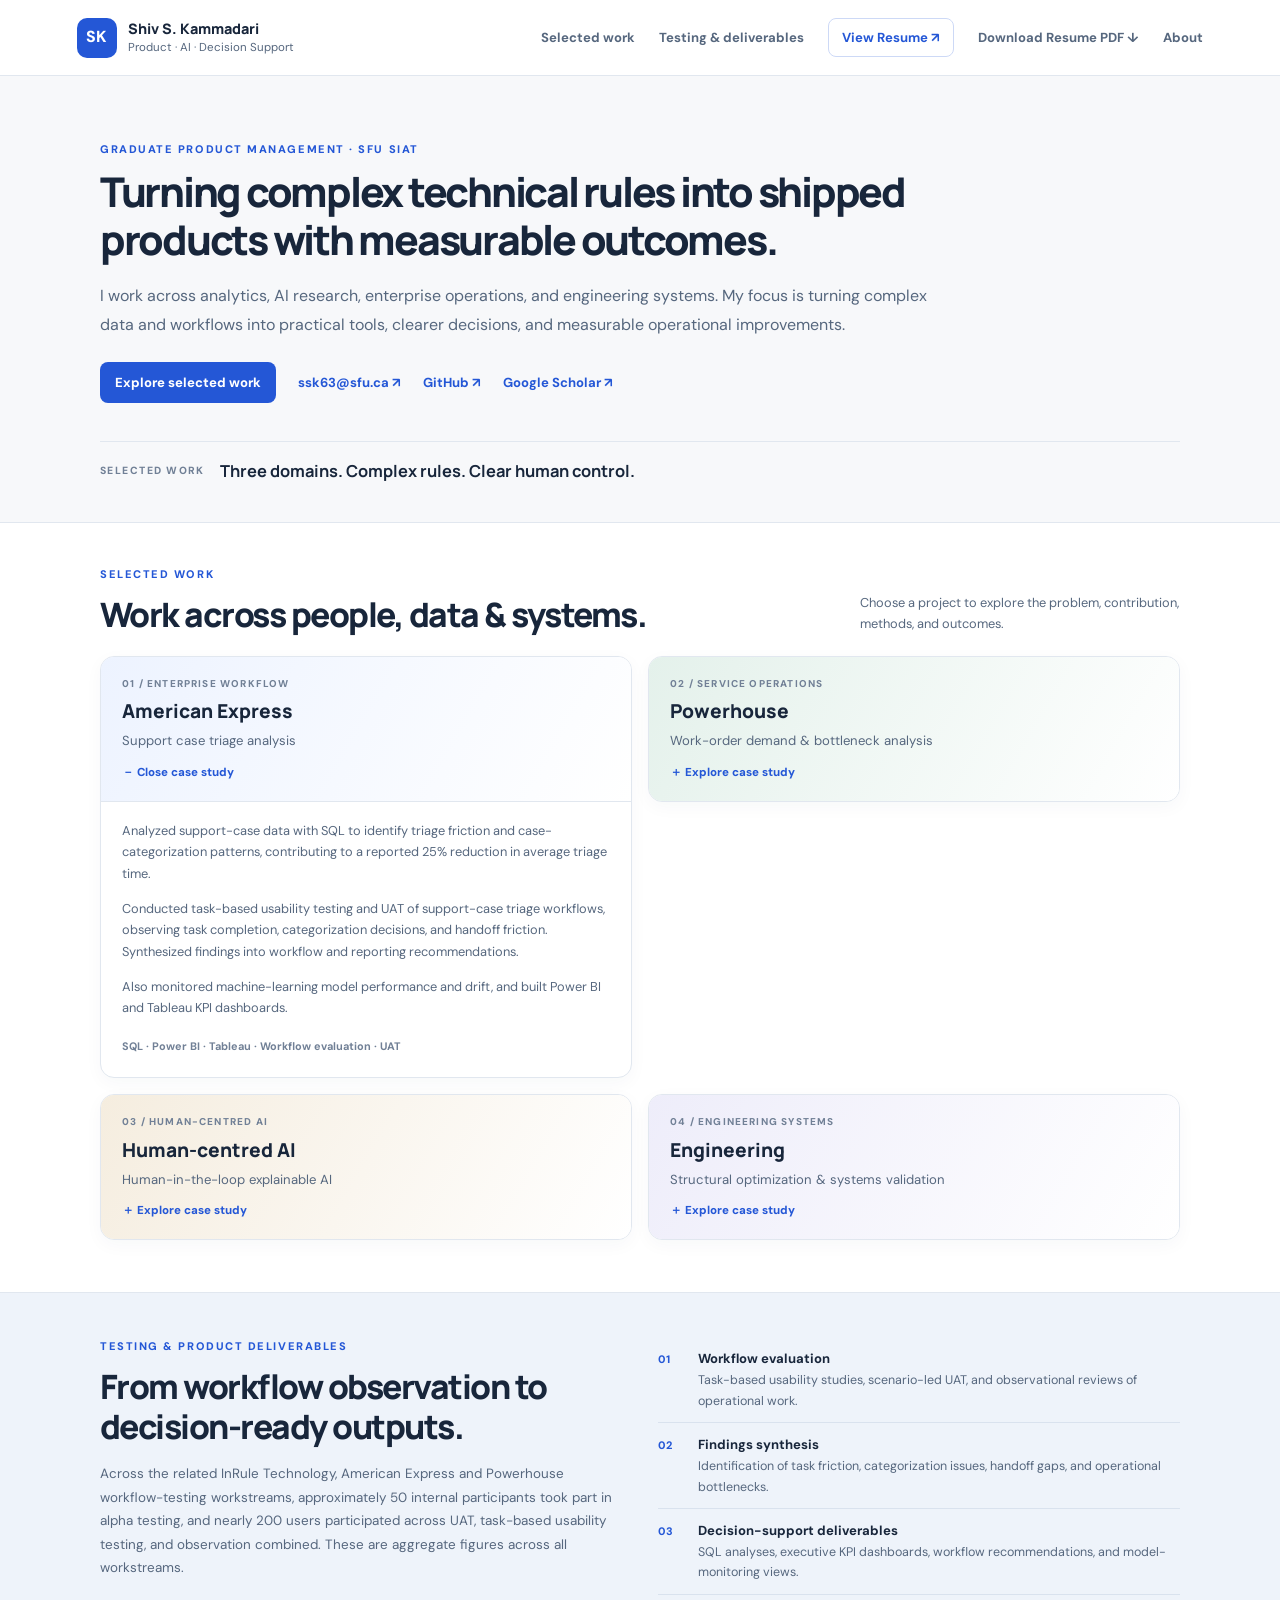
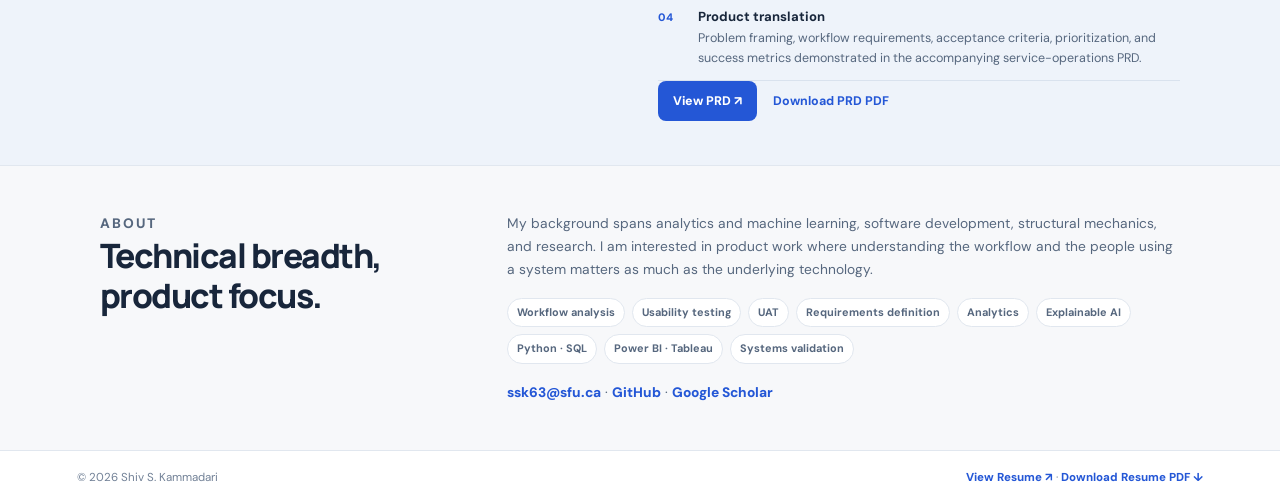
<file: index.html>
<!doctype html>
<html lang="en">
<head>
<meta charset="utf-8"><meta name="viewport" content="width=device-width,initial-scale=1"><meta name="theme-color" content="#f7f8fa">
<meta name="description" content="Shiv Kammadari — graduate product management, decision-support systems, applied AI, and operational workflow analytics.">
<title>Shiv S. Kammadari | Product, Analytics & Decision Support</title>
<link rel="preconnect" href="https://fonts.googleapis.com"><link rel="preconnect" href="https://fonts.gstatic.com" crossorigin>
<link href="https://fonts.googleapis.com/css2?family=DM+Sans:wght@400;500;600;700&family=Manrope:wght@500;600;700;800&display=swap" rel="stylesheet"><link rel="stylesheet" href="style.css">
<style>
.hero h1{font-size:clamp(1.9rem,3.2vw,2.65rem);max-width:820px;line-height:1.17}
.work-grid{display:grid;grid-template-columns:repeat(2,minmax(0,1fr));gap:16px;margin-top:22px}
.work-card{border:1px solid var(--line);border-radius:14px;background:#fff;overflow:hidden;align-self:start;box-shadow:0 5px 18px rgba(30,50,80,.035)}
.work-card summary{list-style:none;cursor:pointer;padding:19px 21px;display:flex;flex-direction:column;gap:6px;min-height:132px;background:linear-gradient(120deg,#edf3ff,#fff)}
.work-card:nth-child(2) summary{background:linear-gradient(120deg,#e4f1eb,#fff)}
.work-card:nth-child(3) summary{background:linear-gradient(120deg,#f5eddf,#fff)}
.work-card:nth-child(4) summary{background:linear-gradient(120deg,#eeedfa,#fff)}
.work-card summary::-webkit-details-marker{display:none}
.work-card summary:after{content:"＋ Explore case study";font-size:.72rem;font-weight:800;color:var(--blue);margin-top:5px}
.work-card[open] summary:after{content:"－ Close case study"}
.work-number{font-size:.62rem;letter-spacing:.12em;font-weight:800;color:var(--soft)}
.work-card summary strong{font:800 1.2rem Manrope;color:var(--ink)}
.work-card summary span:last-child{font-size:.82rem;color:var(--muted)}
.work-detail{padding:5px 21px 19px;border-top:1px solid var(--line)}
.work-detail p{font-size:.8rem;color:var(--muted);line-height:1.7}
.work-detail small{font-size:.68rem;color:var(--soft);font-weight:700}
@media(max-width:720px){.work-grid{grid-template-columns:1fr}.work-card summary{min-height:0}}
</style></head><body>
<header class="site-header">
<a class="identity" href="#top"><span class="monogram">SK</span><span><strong>Shiv S. Kammadari</strong><small>Product · AI · Decision Support</small></span></a>
<nav aria-label="Main navigation"><a href="#work">Selected work</a><a href="#practice">Testing & deliverables</a><a class="nav-button" href="resume.pdf" target="_blank" rel="noopener">View Resume ↗</a><a href="resume.pdf" download>Download Resume PDF ↓</a><a href="#about">About</a></nav>
</header>
<main id="top">
<section class="hero wrap">
<p class="eyebrow">Graduate product management · SFU SIAT</p>
<h1>Turning complex technical rules into shipped products with measurable outcomes.</h1>
<p class="intro">I work across analytics, AI research, enterprise operations, and engineering systems. My focus is turning complex data and workflows into practical tools, clearer decisions, and measurable operational improvements.</p>
<div class="hero-links"><a class="primary-button" href="#work">Explore selected work</a><a href="mailto:ssk63@sfu.ca">ssk63@sfu.ca ↗</a><a href="https://github.com/shivkammadari23" target="_blank" rel="noopener">GitHub ↗</a><a href="https://scholar.google.com/citations?hl=en&user=CRAJqL0AAAAJ" target="_blank" rel="noopener">Google Scholar ↗</a></div>
<div class="hero-subline"><span>SELECTED WORK</span><strong>Three domains. Complex rules. Clear human control.</strong></div>
</section>
<section class="work-section" id="work"><div class="wrap">
<div class="section-heading"><div><p class="eyebrow">Selected work</p><h2>Work across people, data & systems.</h2></div><p class="section-note">Choose a project to explore the problem, contribution, methods, and outcomes.</p></div>
<div class="work-grid">
<details class="work-card" open><summary><span class="work-number">01 / ENTERPRISE WORKFLOW</span><strong>American Express</strong><span>Support case triage analysis</span></summary><div class="work-detail"><p>Analyzed support-case data with SQL to identify triage friction and case-categorization patterns, contributing to a reported 25% reduction in average triage time.</p><p>Conducted task-based usability testing and UAT of support-case triage workflows, observing task completion, categorization decisions, and handoff friction. Synthesized findings into workflow and reporting recommendations.</p><p>Also monitored machine-learning model performance and drift, and built Power BI and Tableau KPI dashboards.</p><small>SQL · Power BI · Tableau · Workflow evaluation · UAT</small></div></details>
<details class="work-card"><summary><span class="work-number">02 / SERVICE OPERATIONS</span><strong>Powerhouse</strong><span>Work-order demand & bottleneck analysis</span></summary><div class="work-detail"><p>Analyzed historical work orders across 15+ U.S. states to identify bottlenecks and inform resource allocation; workflow analysis was associated with a reported 25% improvement in resource-allocation efficiency.</p><p>Conducted task-based usability studies, workflow-testing sessions, and observational reviews with operational users to assess work-order information and service-planning tasks. Synthesized friction points into workflow and reporting recommendations.</p><p>Improved reported forecast accuracy by 35% and reduced monthly reporting preparation time by 60%.</p><small>SQL · Excel · Forecasting · Usability studies · Observation</small></div></details>
<details class="work-card"><summary><span class="work-number">03 / HUMAN-CENTRED AI</span><strong>Human-centred AI</strong><span>Human-in-the-loop explainable AI</span></summary><div class="work-detail"><p>Studied domain shift and transferability in deep-learning medical-image analysis using NIH ChestX-ray14. Adapted a ResNet-based approach into IMPACT-Net.</p><p>Integrated Grad-CAM heatmaps to inspect image regions influencing model predictions and explore how visual evidence can support human review.</p><p><a href="https://github.com/shivkammadari23/Image-Classification-Deep-Learning-Researchstudy.git" target="_blank" rel="noopener">View research code ↗</a></p><small>ResNet · Grad-CAM · Medical image analysis</small></div></details>
<details class="work-card"><summary><span class="work-number">04 / ENGINEERING SYSTEMS</span><strong>Engineering</strong><span>Structural optimization & systems validation</span></summary><div class="work-detail"><p>Combined experimental vibration testing, modal analysis, and finite-element simulation to validate electrodynamic shaker behavior.</p><p>Earlier work developed a MATLAB genetic algorithm for structural weight optimization under engineering constraints.</p><p><a href="http://bth.diva-portal.org/smash/record.jsf?pid=diva2:1131591" target="_blank" rel="noopener">View thesis publication ↗</a></p><small>MATLAB · ANSYS · HyperWorks · FEA</small></div></details>
</div>
</div></section>
<section class="practice-section" id="practice"><div class="wrap practice-grid">
<div><p class="eyebrow">Testing & product deliverables</p><h2>From workflow observation to decision-ready outputs.</h2><p class="practice-intro">Across the related InRule Technology, American Express and Powerhouse workflow-testing workstreams, approximately 50 internal participants took part in alpha testing, and nearly 200 users participated across UAT, task-based usability testing, and observation combined. These are aggregate figures across all workstreams.</p></div>
<div class="deliverable-list"><div><span>01</span><p><strong>Workflow evaluation</strong><br>Task-based usability studies, scenario-led UAT, and observational reviews of operational work.</p></div><div><span>02</span><p><strong>Findings synthesis</strong><br>Identification of task friction, categorization issues, handoff gaps, and operational bottlenecks.</p></div><div><span>03</span><p><strong>Decision-support deliverables</strong><br>SQL analyses, executive KPI dashboards, workflow recommendations, and model-monitoring views.</p></div><div><span>04</span><p><strong>Product translation</strong><br>Problem framing, workflow requirements, acceptance criteria, prioritization, and success metrics demonstrated in the accompanying service-operations PRD.</p></div>
<p class="pdf-links"><a class="primary-button" href="service-ops-prd.pdf" target="_blank" rel="noopener">View PRD ↗</a><a href="service-ops-prd.pdf" download>Download PRD PDF</a></p></div>
</div></section>
<section class="about-section wrap" id="about"><div><p class="eyebrow">About</p><h2>Technical breadth, product focus.</h2></div><div><p>My background spans analytics and machine learning, software development, structural mechanics, and research. I am interested in product work where understanding the workflow and the people using a system matters as much as the underlying technology.</p><div class="skills"><span>Workflow analysis</span><span>Usability testing</span><span>UAT</span><span>Requirements definition</span><span>Analytics</span><span>Explainable AI</span><span>Python · SQL</span><span>Power BI · Tableau</span><span>Systems validation</span></div><p class="contact"><a href="mailto:ssk63@sfu.ca">ssk63@sfu.ca</a> · <a href="https://github.com/shivkammadari23" target="_blank" rel="noopener">GitHub</a> · <a href="https://scholar.google.com/citations?hl=en&user=CRAJqL0AAAAJ" target="_blank" rel="noopener">Google Scholar</a></p></div></section>
</main>
<footer><span>© 2026 Shiv S. Kammadari</span><span><a href="resume.pdf" target="_blank" rel="noopener">View Resume ↗</a> · <a href="resume.pdf" download>Download Resume PDF ↓</a></span></footer>
<script>
(() => {const tabs=[...document.querySelectorAll('.tab')],panels=[...document.querySelectorAll('.project-panel')];function activate(tab){const target=tab.dataset.panel;tabs.forEach(item=>{const selected=item===tab;item.classList.toggle('active',selected);item.setAttribute('aria-selected',String(selected));item.tabIndex=selected?0:-1});panels.forEach(panel=>{const selected=panel.id===target;panel.hidden=!selected;panel.classList.toggle('active',selected)})}tabs.forEach((tab,index)=>{tab.addEventListener('click',()=>activate(tab));tab.addEventListener('keydown',event=>{let next=index;if(event.key==='ArrowRight')next=(index+1)%tabs.length;else if(event.key==='ArrowLeft')next=(index-1+tabs.length)%tabs.length;else if(event.key==='Home')next=0;else if(event.key==='End')next=tabs.length-1;else return;event.preventDefault();tabs[next].focus();activate(tabs[next])})});tabs.forEach((tab,index)=>tab.tabIndex=index===0?0:-1)})();
</script></body></html>
</file>
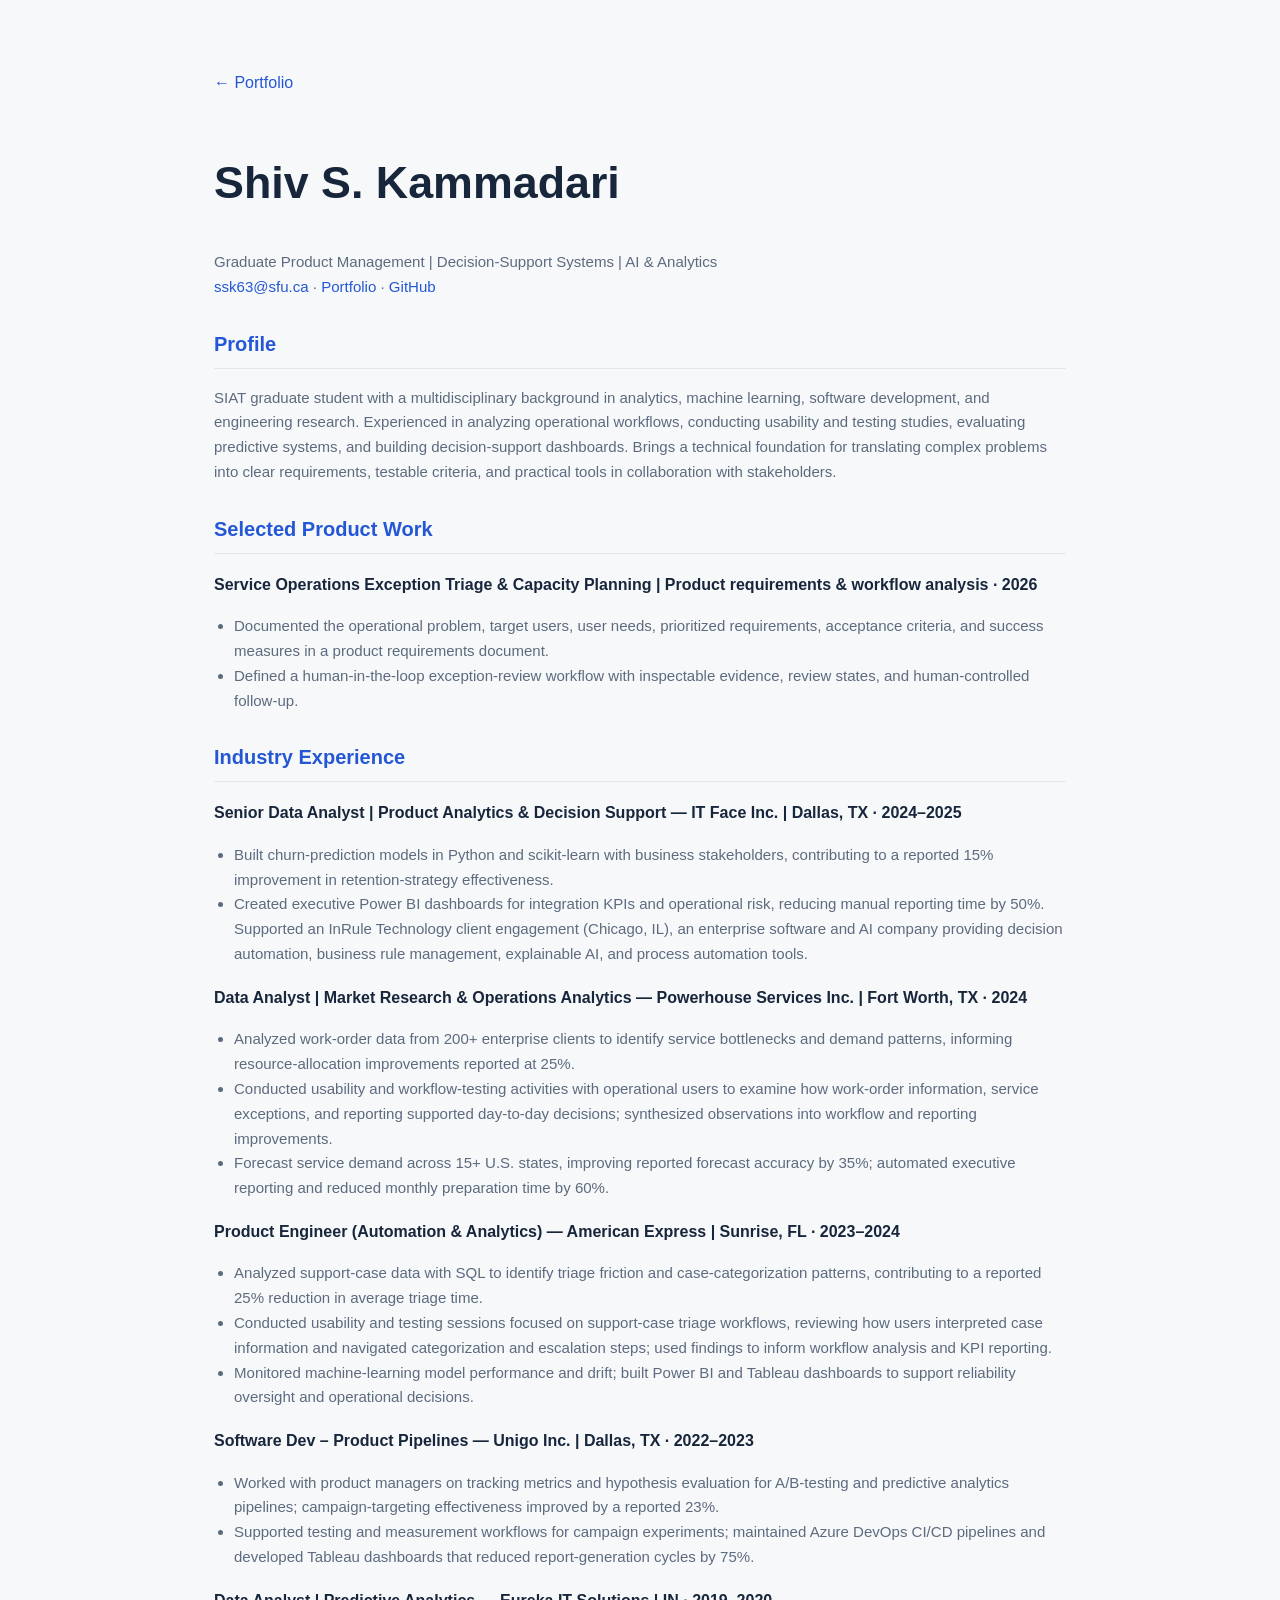
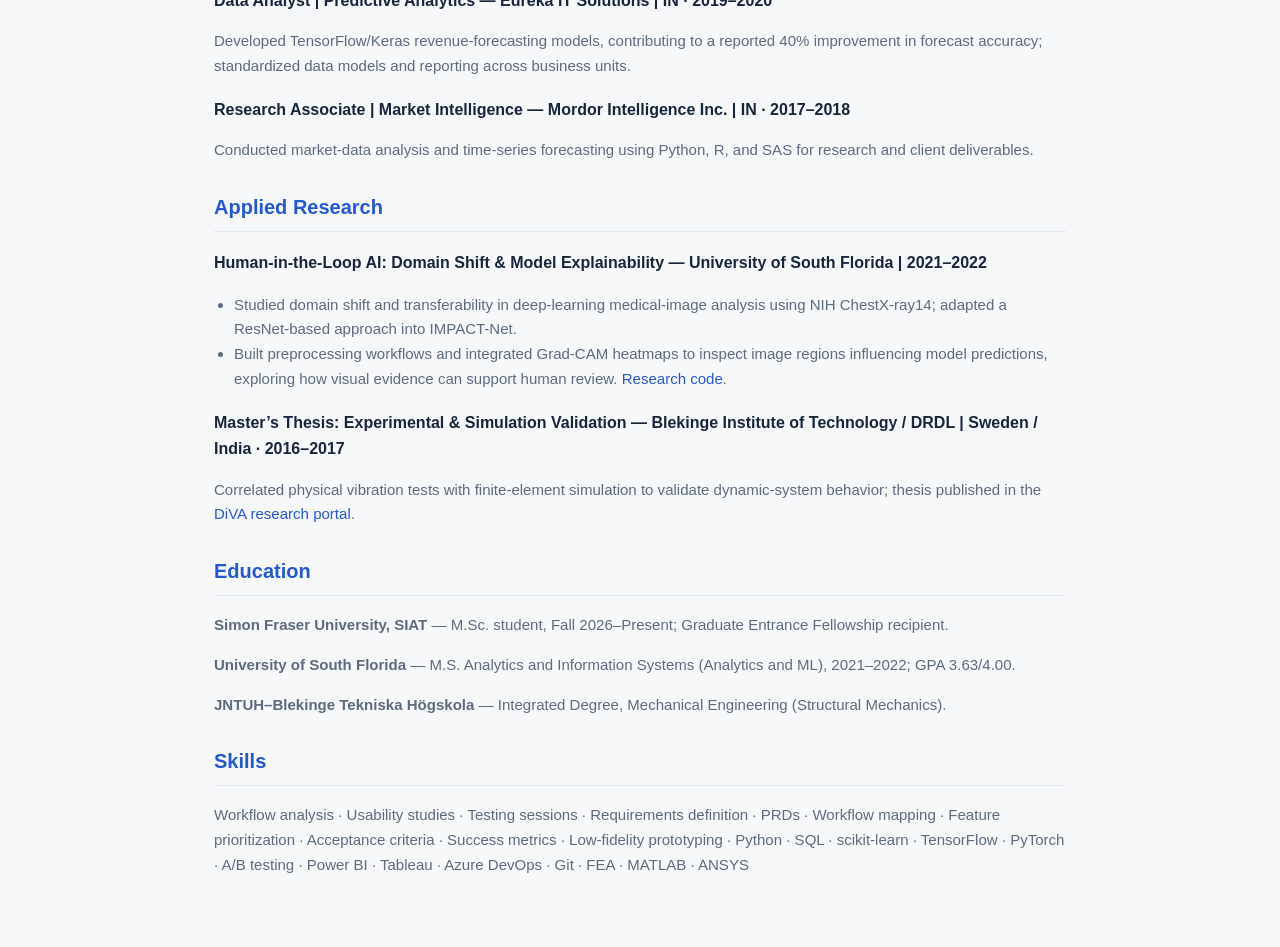
<file: resume.html>
<!doctype html>
<html lang="en"><head><meta charset="utf-8"><meta name="viewport" content="width=device-width,initial-scale=1"><title>Shiv S. Kammadari | Resume</title><link rel="stylesheet" href="style.css"><style>.resume{max-width:900px;margin:70px auto;padding:0 24px}.resume h1{font-size:2.8rem}.resume h2{font-size:1.25rem;color:#2457d6;border-bottom:1px solid #e3e8ee;padding-bottom:7px;margin-top:28px}.resume h3{font-size:1rem;margin:18px 0 4px}.resume p,.resume li{color:#5d6b7e;font-size:.94rem}.resume .meta{color:#5d6b7e}.resume ul{padding-left:20px}.back{display:inline-block;margin-bottom:20px;color:#2457d6}</style></head><body><main class="resume"><a class="back" href="index.html">← Portfolio</a><h1>Shiv S. Kammadari</h1><p class="meta">Graduate Product Management | Decision-Support Systems | AI &amp; Analytics<br><a href="mailto:ssk63@sfu.ca">ssk63@sfu.ca</a> · <a href="https://shivkammadari23.github.io/">Portfolio</a> · <a href="https://github.com/shivkammadari23">GitHub</a></p>
<h2>Profile</h2><p>SIAT graduate student with a multidisciplinary background in analytics, machine learning, software development, and engineering research. Experienced in analyzing operational workflows, conducting usability and testing studies, evaluating predictive systems, and building decision-support dashboards. Brings a technical foundation for translating complex problems into clear requirements, testable criteria, and practical tools in collaboration with stakeholders.</p>
<h2>Selected Product Work</h2><h3>Service Operations Exception Triage &amp; Capacity Planning | Product requirements &amp; workflow analysis · 2026</h3><ul><li>Documented the operational problem, target users, user needs, prioritized requirements, acceptance criteria, and success measures in a product requirements document.</li><li>Defined a human-in-the-loop exception-review workflow with inspectable evidence, review states, and human-controlled follow-up.</li></ul>
<h2>Industry Experience</h2>
<h3>Senior Data Analyst | Product Analytics &amp; Decision Support — IT Face Inc. | Dallas, TX · 2024–2025</h3><ul><li>Built churn-prediction models in Python and scikit-learn with business stakeholders, contributing to a reported 15% improvement in retention-strategy effectiveness.</li><li>Created executive Power BI dashboards for integration KPIs and operational risk, reducing manual reporting time by 50%. Supported an InRule Technology client engagement (Chicago, IL), an enterprise software and AI company providing decision automation, business rule management, explainable AI, and process automation tools.</li></ul>
<h3>Data Analyst | Market Research &amp; Operations Analytics — Powerhouse Services Inc. | Fort Worth, TX · 2024</h3><ul><li>Analyzed work-order data from 200+ enterprise clients to identify service bottlenecks and demand patterns, informing resource-allocation improvements reported at 25%.</li><li>Conducted usability and workflow-testing activities with operational users to examine how work-order information, service exceptions, and reporting supported day-to-day decisions; synthesized observations into workflow and reporting improvements.</li><li>Forecast service demand across 15+ U.S. states, improving reported forecast accuracy by 35%; automated executive reporting and reduced monthly preparation time by 60%.</li></ul>
<h3>Product Engineer (Automation &amp; Analytics) — American Express | Sunrise, FL · 2023–2024</h3><ul><li>Analyzed support-case data with SQL to identify triage friction and case-categorization patterns, contributing to a reported 25% reduction in average triage time.</li><li>Conducted usability and testing sessions focused on support-case triage workflows, reviewing how users interpreted case information and navigated categorization and escalation steps; used findings to inform workflow analysis and KPI reporting.</li><li>Monitored machine-learning model performance and drift; built Power BI and Tableau dashboards to support reliability oversight and operational decisions.</li></ul>
<h3>Software Dev – Product Pipelines — Unigo Inc. | Dallas, TX · 2022–2023</h3><ul><li>Worked with product managers on tracking metrics and hypothesis evaluation for A/B-testing and predictive analytics pipelines; campaign-targeting effectiveness improved by a reported 23%.</li><li>Supported testing and measurement workflows for campaign experiments; maintained Azure DevOps CI/CD pipelines and developed Tableau dashboards that reduced report-generation cycles by 75%.</li></ul>
<h3>Data Analyst | Predictive Analytics — Eureka IT Solutions | IN · 2019–2020</h3><p>Developed TensorFlow/Keras revenue-forecasting models, contributing to a reported 40% improvement in forecast accuracy; standardized data models and reporting across business units.</p>
<h3>Research Associate | Market Intelligence — Mordor Intelligence Inc. | IN · 2017–2018</h3><p>Conducted market-data analysis and time-series forecasting using Python, R, and SAS for research and client deliverables.</p>
<h2>Applied Research</h2><h3>Human-in-the-Loop AI: Domain Shift &amp; Model Explainability — University of South Florida | 2021–2022</h3><ul><li>Studied domain shift and transferability in deep-learning medical-image analysis using NIH ChestX-ray14; adapted a ResNet-based approach into IMPACT-Net.</li><li>Built preprocessing workflows and integrated Grad-CAM heatmaps to inspect image regions influencing model predictions, exploring how visual evidence can support human review. <a href="https://github.com/shivkammadari23/Image-Classification-Deep-Learning-Researchstudy">Research code</a>.</li></ul>
<h3>Master’s Thesis: Experimental &amp; Simulation Validation — Blekinge Institute of Technology / DRDL | Sweden / India · 2016–2017</h3><p>Correlated physical vibration tests with finite-element simulation to validate dynamic-system behavior; thesis published in the <a href="http://bth.diva-portal.org/smash/record.jsf?pid=diva2:1131591">DiVA research portal</a>.</p>
<h2>Education</h2><p><b>Simon Fraser University, SIAT</b> — M.Sc. student, Fall 2026–Present; Graduate Entrance Fellowship recipient.</p><p><b>University of South Florida</b> — M.S. Analytics and Information Systems (Analytics and ML), 2021–2022; GPA 3.63/4.00.</p><p><b>JNTUH–Blekinge Tekniska Högskola</b> — Integrated Degree, Mechanical Engineering (Structural Mechanics).</p>
<h2>Skills</h2><p>Workflow analysis · Usability studies · Testing sessions · Requirements definition · PRDs · Workflow mapping · Feature prioritization · Acceptance criteria · Success metrics · Low-fidelity prototyping · Python · SQL · scikit-learn · TensorFlow · PyTorch · A/B testing · Power BI · Tableau · Azure DevOps · Git · FEA · MATLAB · ANSYS</p></main></body></html>
</file>
<file: style.css>
:root{--ink:#18263b;--muted:#56677e;--soft:#718096;--paper:#f7f8fa;--white:#fff;--line:#e1e7ef;--blue:#2457d6;--blue-soft:#edf3ff;--shadow:0 16px 42px rgba(30,50,80,.08)}
*{box-sizing:border-box}html{scroll-behavior:smooth;scroll-padding-top:94px}body{margin:0;background:var(--paper);color:var(--ink);font-family:"DM Sans",sans-serif;line-height:1.65}a{color:var(--blue);text-decoration:none}a:hover{text-decoration:underline}.wrap{width:min(1080px,88%);margin-inline:auto}
.site-header{min-height:76px;padding:13px 6%;display:flex;align-items:center;justify-content:space-between;gap:24px;background:rgba(255,255,255,.96);border-bottom:1px solid var(--line);position:sticky;top:0;z-index:20;backdrop-filter:blur(14px)}.identity{display:flex;align-items:center;gap:11px;color:var(--ink)}.monogram{width:40px;height:40px;display:grid;place-items:center;border-radius:10px;background:var(--blue);color:#fff;font-weight:800}.identity strong,.identity small{display:block}.identity strong{font:800 .9rem Manrope,sans-serif}.identity small{font-size:.72rem;color:var(--muted)}nav{display:flex;align-items:center;gap:24px}nav a{font-size:.82rem;font-weight:700;color:var(--muted);white-space:nowrap}.nav-button{padding:8px 13px;border:1px solid #cdd9f6;border-radius:8px;color:var(--blue)}
.hero{padding:64px 0 40px}.eyebrow{margin:0 0 10px;color:var(--blue);font-size:.69rem;letter-spacing:.14em;text-transform:uppercase;font-weight:800}.hero h1{max-width:850px;margin:10px 0 18px;font:800 clamp(2rem,4.3vw,3.15rem)/1.13 Manrope,sans-serif;letter-spacing:-.055em}.intro{max-width:830px;margin:0;color:var(--muted);font-size:1rem;line-height:1.8}.hero-links{display:flex;align-items:center;gap:22px;flex-wrap:wrap;margin-top:22px;font-size:.82rem;font-weight:700}.primary-button{display:inline-flex;align-items:center;justify-content:center;background:var(--blue);color:white;padding:10px 15px;border-radius:8px;font-weight:800}.primary-button:hover{background:#1946b7;text-decoration:none}.hero-subline{display:flex;align-items:center;gap:15px;margin-top:38px;padding-top:17px;border-top:1px solid var(--line)}.hero-subline span{font-size:.65rem;letter-spacing:.14em;font-weight:800;color:var(--soft)}.hero-subline strong{font:700 1.03rem Manrope,sans-serif}
.work-section{padding:42px 0 52px;background:#fff;border-block:1px solid var(--line)}.section-heading{display:flex;align-items:end;justify-content:space-between;gap:24px;margin-bottom:20px}.section-heading h2,.practice-grid h2,.about-section h2{margin:0;font:800 clamp(1.55rem,3vw,2.1rem)/1.2 Manrope,sans-serif;letter-spacing:-.045em}.section-note{max-width:320px;margin:0;color:var(--muted);font-size:.8rem}
.tabs{display:flex;gap:8px;flex-wrap:wrap;margin:20px 0 14px}.tab{appearance:none;border:1px solid var(--line);border-radius:8px;padding:9px 14px;background:white;color:var(--muted);font:700 .79rem "DM Sans",sans-serif;cursor:pointer;transition:.15s}.tab:hover{border-color:#aabde8;color:var(--blue)}.tab.active,.tab[aria-selected=true]{background:var(--blue);border-color:var(--blue);color:white}.project-stage{min-height:300px}.project-panel{background:var(--paper);border:1px solid var(--line);border-radius:14px;padding:25px 28px;box-shadow:0 6px 22px rgba(30,50,80,.035)}.project-panel[hidden]{display:none}.panel-label{display:flex;align-items:center;justify-content:space-between;gap:12px;flex-wrap:wrap;color:var(--soft);font-size:.62rem;font-weight:800;letter-spacing:.1em}.tag{padding:5px 9px;background:var(--blue-soft);border-radius:100px;color:var(--blue);letter-spacing:.02em}.panel-grid{display:grid;grid-template-columns:minmax(0,1.7fr) minmax(180px,.8fr);gap:30px;align-items:center;margin-top:19px}.panel-grid h3{margin:0 0 10px;font:800 clamp(1.45rem,2.6vw,2rem)/1.18 Manrope,sans-serif;letter-spacing:-.04em}.panel-grid .lead{font-size:.98rem;color:var(--muted);max-width:700px}.panel-grid h4{margin:18px 0 5px;font-size:.7rem;text-transform:uppercase;letter-spacing:.08em}.panel-grid p:not(.tools){font-size:.83rem;color:var(--muted);line-height:1.75}.tools{margin:15px 0 0;color:var(--soft);font-size:.75rem;font-weight:700}.outcome-card{padding:20px;background:var(--white);border:1px solid var(--line);border-radius:12px;box-shadow:var(--shadow)}.outcome-card>span{display:block;color:var(--soft);font-size:.62rem;letter-spacing:.1em;font-weight:800}.outcome-card strong{display:block;margin-top:10px;color:var(--blue);font:800 2.2rem Manrope,sans-serif}.outcome-card p{margin:0 0 12px!important;font-size:.78rem!important}.outcome-card small{display:block;color:var(--soft);font-size:.66rem;line-height:1.55}.outcome-card .secondary-number{font-size:1.6rem;margin-top:5px}.outcome-card.soft{background:linear-gradient(145deg,#edf3ff,#f6fbf8)}.tab-hint{margin:10px 0 0;color:var(--soft);font-size:.7rem}
.practice-section{padding:44px 0;background:#eef3fa;border-bottom:1px solid var(--line)}.practice-grid{display:grid;grid-template-columns:1fr 1fr;gap:36px;align-items:start}.practice-grid h2{max-width:470px}.practice-intro{margin:16px 0 0;color:var(--muted);font-size:.84rem;line-height:1.75}.deliverable-list{display:grid;gap:0}.deliverable-list>div{display:grid;grid-template-columns:28px 1fr;gap:12px;padding:11px 0;border-bottom:1px solid #d9e2ee}.deliverable-list>div>span{color:var(--blue);font-size:.68rem;font-weight:800;padding-top:3px}.deliverable-list p{margin:0;color:var(--muted);font-size:.78rem}.deliverable-list strong{color:var(--ink);font-size:.82rem}.pdf-links{display:flex;align-items:center;gap:16px;margin:16px 0 0;font-size:.78rem;font-weight:700}
.about-section{display:grid;grid-template-columns:.7fr 1.3fr;gap:45px;padding:46px 0}.about-section p{margin:0;color:var(--muted);font-size:.86rem}.skills{display:flex;flex-wrap:wrap;gap:7px;margin:17px 0}.skills span{padding:5px 9px;background:#fff;border:1px solid var(--line);border-radius:99px;color:var(--muted);font-size:.68rem;font-weight:700}.contact{margin-top:14px!important}.contact a{font-weight:800}footer{display:flex;justify-content:space-between;gap:20px;padding:17px 6%;background:#fff;border-top:1px solid var(--line);color:var(--soft);font-size:.72rem}footer a{font-weight:800}
@media(max-width:720px){.site-header{align-items:flex-start;flex-direction:column;gap:10px;padding:12px 6%}nav{width:100%;gap:15px;overflow-x:auto;padding:3px 0 6px}nav a{font-size:.75rem}.hero{padding:43px 0 29px}.hero h1{font-size:clamp(1.85rem,8vw,2.55rem)}.hero-subline{margin-top:27px}.work-section{padding:34px 0}.section-heading{display:block}.section-note{margin-top:9px}.tabs{gap:6px}.tab{font-size:.73rem;padding:8px 10px}.project-panel{padding:19px}.panel-grid{grid-template-columns:1fr;gap:16px}.outcome-card{max-width:none}.project-stage{min-height:0}.practice-grid{grid-template-columns:1fr;gap:20px}.about-section{grid-template-columns:1fr;gap:14px;padding:35px 0}footer{flex-direction:column;gap:5px}}
@media(prefers-reduced-motion:reduce){html{scroll-behavior:auto}}
</file>
